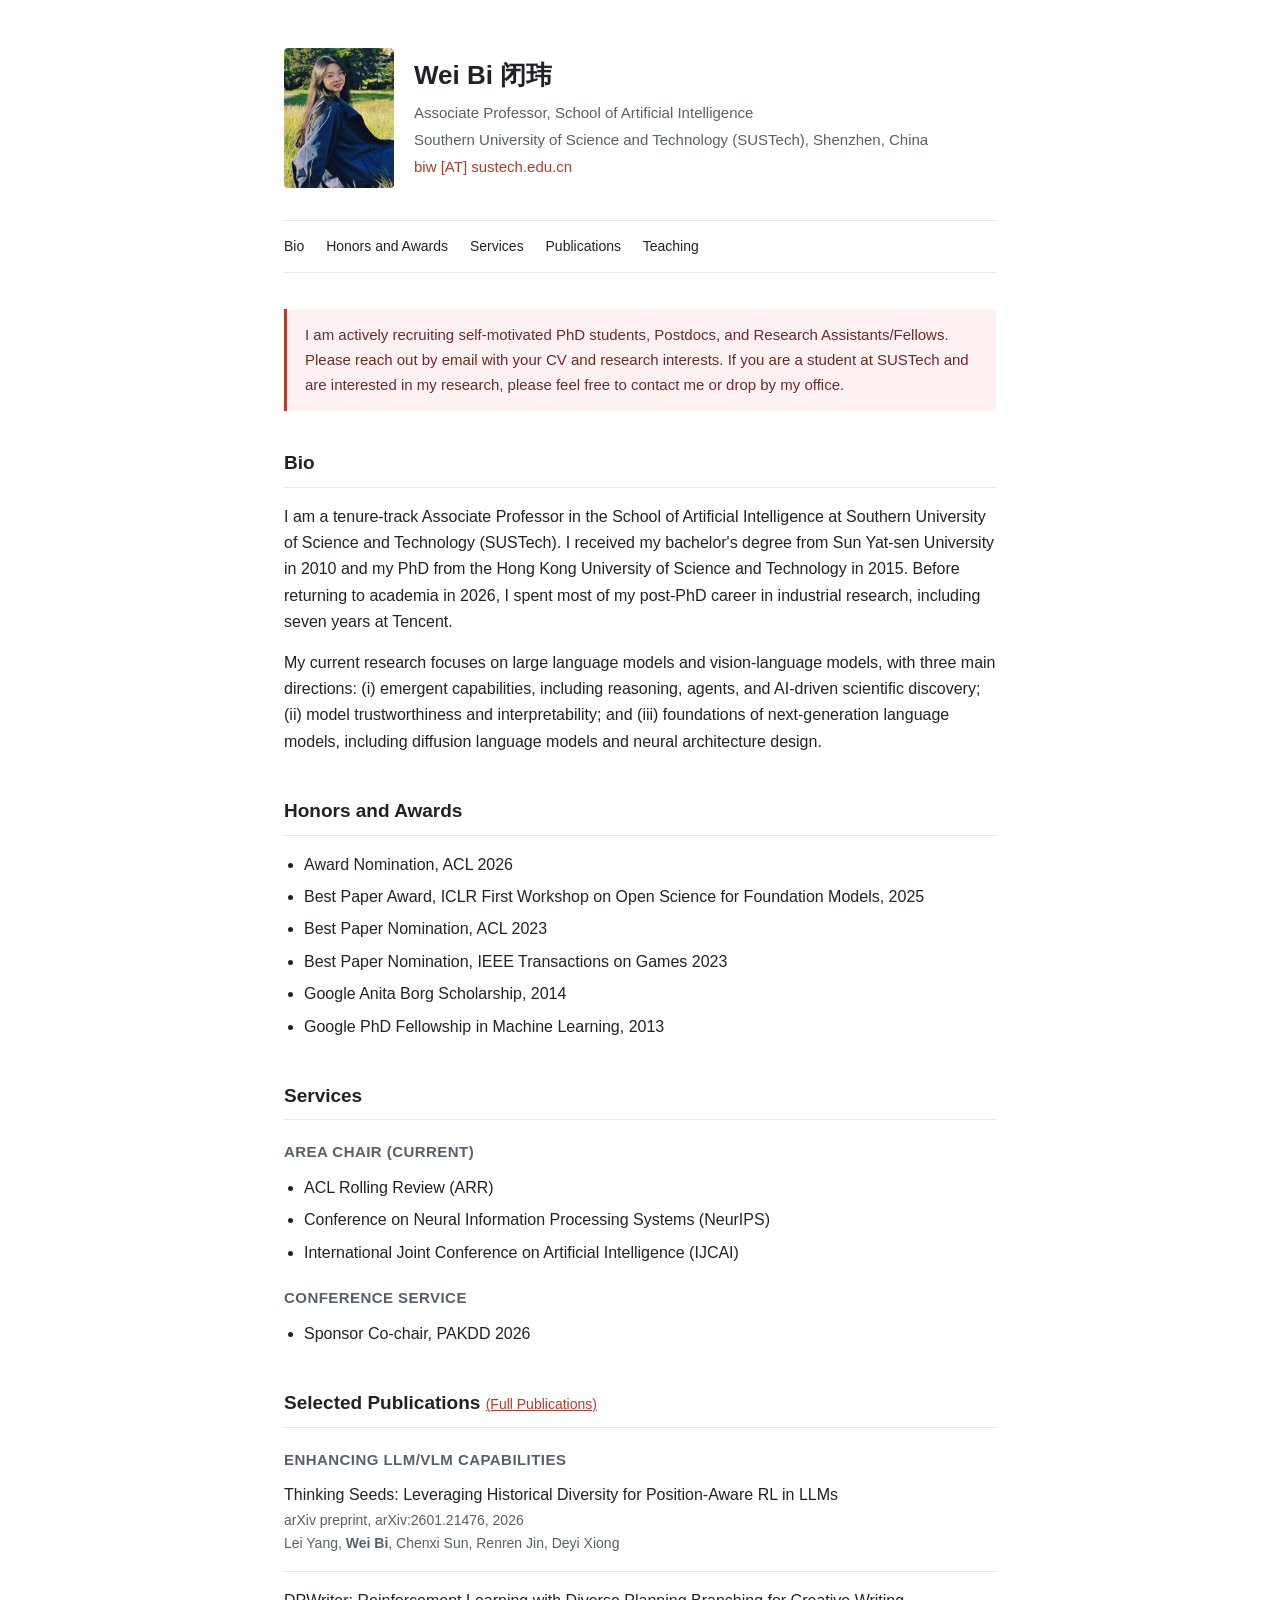
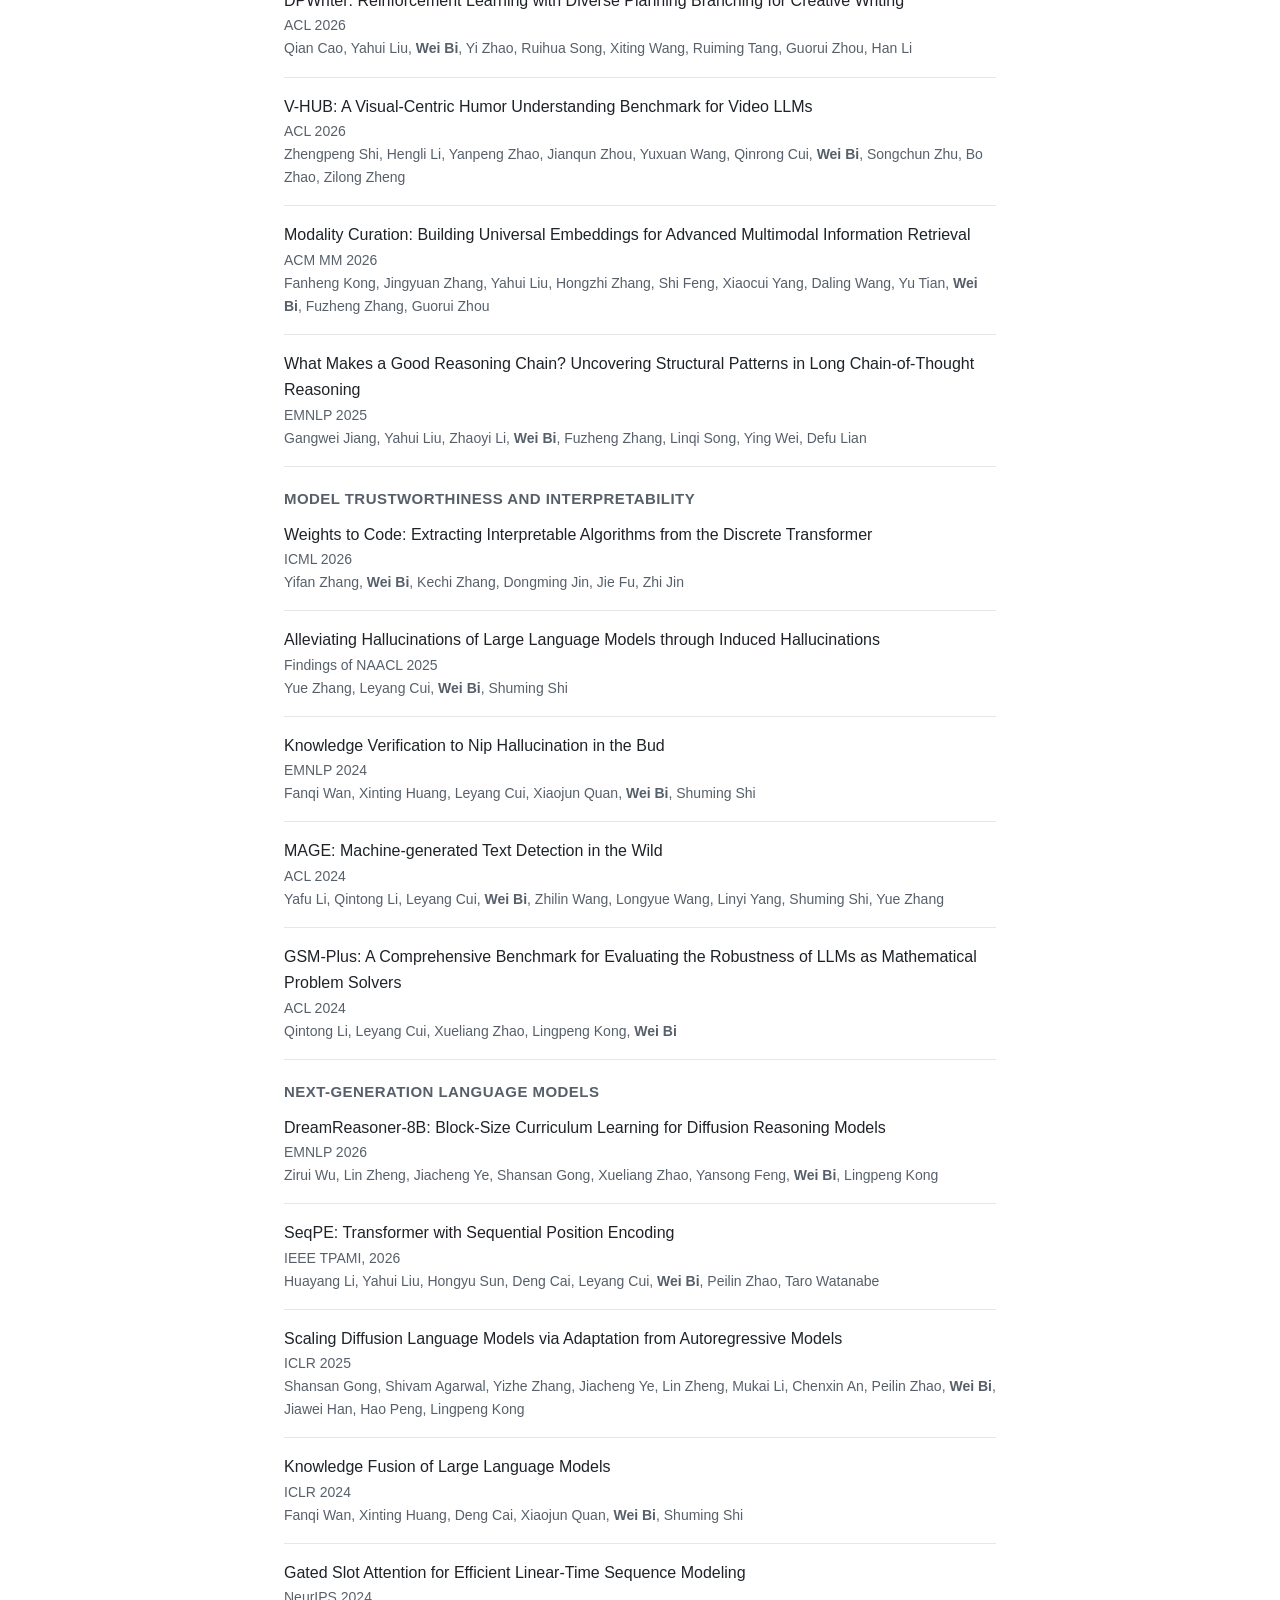
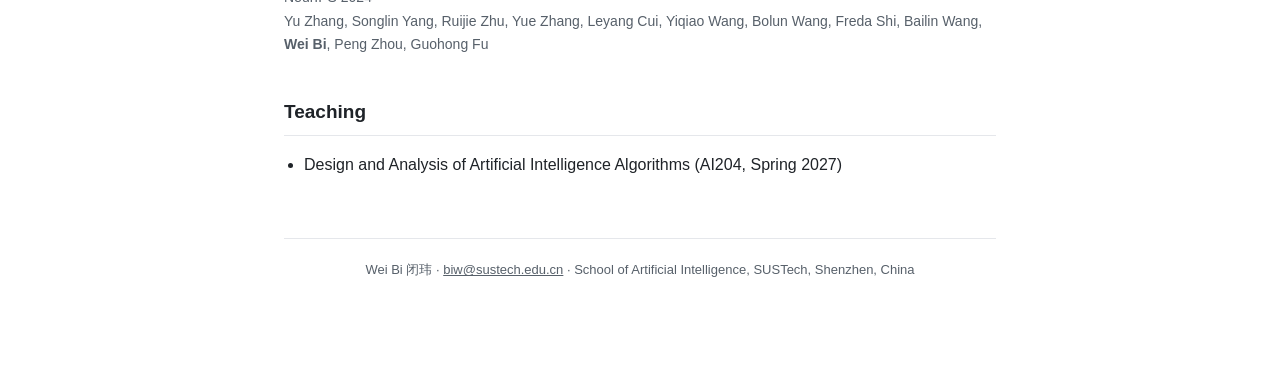
<file: index.html>
<!DOCTYPE html>
<html data-page-node-id="2IdxQmGd1HxSDLR89vs0qC" lang="en"><head data-page-node-id="hu6vQ7P2CpnnWGj8ZxZGJn">
<meta data-page-node-id="XuHfVr4jpnYTC7cgFvADOl" charset="utf-8">
<meta data-page-node-id="dXJXSrUHeQMgAk6LvOHjPr" name="viewport" content="width=device-width, initial-scale=1">
<title data-page-node-id="rMbb9QimFHcCwvyHELL6D3" data-pnid-children="w5KczXS1ZwfQCtd3tTjVaP">Wei Bi 闭玮</title>
<meta data-page-node-id="AZI18KZ4WwIYZLnL5yovx3" name="description" content="Wei Bi (闭玮), Associate Professor, School of Artificial Intelligence, Southern University of Science and Technology (SUSTech).">
<link data-page-node-id="vp3sLzXC0tgf20T3j37jrB" rel="stylesheet" href="assets/style.css">
</head>
<body data-page-node-id="cdUzR1gq87uAnT8OwQXURz">
<div data-page-node-id="05h1dCcDjjOoGMjxf6Qu4H" class="container">

  <header data-page-node-id="QrNHTKnCApLIyfcWDpz5i7" class="site-header">
    <img data-page-node-id="SEgAeiNrR04vvA1BCZqhm7" class="avatar" src="assets/photo.jpg" alt="Wei Bi" onerror="this.style.display='none'">
    <div data-page-node-id="kr1AU5Gy749CrV72AYn17X" class="identity">
      <h1 data-page-node-id="c0iLJJR4WOi9AKyotUbs3R">Wei Bi 闭玮</h1>
      <p data-page-node-id="zzHoESWddZBd3O9FJ4r5z6">Associate Professor, School of Artificial Intelligence</p>
      <p data-page-node-id="jSzrFcIYJXCfmYsvnRiQRl">Southern University of Science and Technology (SUSTech), Shenzhen, China</p>
      <p data-page-node-id="vEB8F7Mf0uXt6R4ZfPN3Gz" style="white-space:pre-wrap"><a data-page-node-id="CWNhZ783GkxfQFlV4ruL9v" href="mailto:biw@sustech.edu.cn">biw [AT] sustech.edu.cn</a></p>
    </div>
  </header>

  <nav data-page-node-id="19eiqMfJ6PumRjHPsGc2Z9" class="toc">
    <a data-page-node-id="tF5CRJX4cWcOK6mgtB2tgO" href="#bio">Bio</a>
    <a data-page-node-id="4gLCwkQvWDYTQ8GVw2QNXQ" href="#honors">Honors and Awards</a>
    <a data-page-node-id="gyu27JKtgvJIcHaLt7NDgq" href="#services">Services</a>
    <a data-page-node-id="F4EbEArHafEgXUdNisH91E" href="#publications">Publications</a>
    <a data-page-node-id="5ZxifYTAdjQkUAGMXyqAHN" href="#teaching">Teaching</a>
  </nav>

  <div data-page-node-id="61ewkOqYzgICGB1dDdN3aW" class="notice">
    I am actively recruiting self-motivated PhD students, Postdocs, and Research Assistants/Fellows. Please reach
    out by email with your CV and research interests. If you are a student at SUSTech and are interested in my
    research, please feel free to contact me or drop by my office.
  </div>

  <section data-page-node-id="lQ83lriN9ysn8HiRR81wfh" id="bio">
    <h2 data-page-node-id="eWqbtm2rt1GnflSVjRCdFQ">Bio</h2>
    <p data-page-node-id="uS5wcz5tNVHZLXjXAUT8Tw">I am a tenure-track Associate Professor in the School of Artificial Intelligence at Southern University of
    Science and Technology (SUSTech). I received my bachelor's degree from Sun Yat-sen University in 2010 and my PhD
    from the Hong Kong University of Science and Technology in 2015. Before returning to academia in 2026, I spent
    most of my post-PhD career in industrial research, including seven years at Tencent.</p>
    <p data-page-node-id="DAqaD4CdRklQQOAJamS6sw">My current research focuses on large language models and vision-language models, with three main directions:
    (i) emergent capabilities, including reasoning, agents, and AI-driven scientific discovery;
    (ii) model trustworthiness and interpretability; and
    (iii) foundations of next-generation language models, including diffusion language models and neural architecture design.</p>
  </section>

  <section data-page-node-id="7ZEfNY90424pI2FvHqX0tm" id="honors">
    <h2 data-page-node-id="lZqZ0IRlIaSFFqkvvCQc3o">Honors and Awards</h2>
    <ul data-page-node-id="4kYrQWOZO4EMUwPytvsSbX">
      <li data-page-node-id="gY7EGvsIRgnPUB3jkW0SUL">Award Nomination, ACL 2026</li>
      <li data-page-node-id="n4wE4tQDq9OPoiEs1K7dF2">Best Paper Award, ICLR First Workshop on Open Science for Foundation Models, 2025</li>
      <li data-page-node-id="sdkLEGO0Ev6QjrJCH1eJXK">Best Paper Nomination, ACL 2023</li>
      <li data-page-node-id="6hEaHp4Al7V41XGcPmjd4R">Best Paper Nomination, IEEE Transactions on Games 2023</li>
      <li data-page-node-id="Sg3fwKRbCKeoLSd6utyuNV">Google Anita Borg Scholarship, 2014</li>
      <li data-page-node-id="ZaCXKAgZNUY3FiFW1r2iA2">Google PhD Fellowship in Machine Learning, 2013</li>
    </ul>
  </section>

  <section data-page-node-id="hA8JPk4VoLABTkwgZ3p41g" id="services">
    <h2 data-page-node-id="DH5Ai8K6xAzfkidjHsoDV6">Services</h2>
    <h3 data-page-node-id="6aQoxthz7lVPDfE23f7sAQ">Area Chair (Current)</h3>
    <ul data-page-node-id="hmfjhXk7Iq3ez1CLBMbFJp">
      <li data-page-node-id="Qu2CJxFT3riSXDtXkls1o3">ACL Rolling Review (ARR)</li>
      <li data-page-node-id="QclPw78TCBr8G7IMIuRgMJ">Conference on Neural Information Processing Systems (NeurIPS)</li>
      <li data-page-node-id="AUzuTtGlEwequVdv1IjBxx">International Joint Conference on Artificial Intelligence (IJCAI)</li>
    </ul>
    <h3 data-page-node-id="AEz5WI7X9pJr8ePGIiUBY7">Conference Service</h3>
    <ul data-page-node-id="lHHcK3lIIFDUmbzvxB2zDk">
      <li data-page-node-id="OqTbh3RQKUjVhxFOrcB3Hn">Sponsor Co-chair, PAKDD 2026</li>
    </ul>
  </section>

  <section data-page-node-id="NKwSJCI7cyxydvIpnm00bb" id="publications">
    <h2 data-page-node-id="SKxLgz2Em0J94LF9H4S44c">Selected Publications <a data-page-node-id="MTGMfHCRkwsjTl5qR56fAz" href="https://scholar.google.com/citations?view_op=list_works&amp;hl=zh-CN&amp;user=aSJcgQMAAAAJ&amp;sortby=pubdate" target="_blank" rel="noopener">(Full Publications)</a></h2>

    <h3 data-page-node-id="hExxPHGtZlED08DIPqfoZw">Enhancing LLM/VLM Capabilities</h3>
    <div data-page-node-id="YTwi2MsSgAPaaqS0txFKcf" class="pub-entry">
      <p data-page-node-id="ffCZAps78iZl6Lj8tJdkPP">Thinking Seeds: Leveraging Historical Diversity for Position-Aware RL in LLMs</p>
      <p data-page-node-id="NKRXr0FTCHsYzzfADz9Otq" class="pub-venue">arXiv preprint, arXiv:2601.21476, 2026</p>
      <p data-page-node-id="aDSNOmichViNm7u3gLCTsH" class="pub-authors">Lei Yang, <strong data-page-node-id="3Ltsbx7bd28emUHXq4Xjza">Wei Bi</strong>, Chenxi Sun, Renren Jin, Deyi Xiong</p>
    </div>
    <div data-page-node-id="Vbh7Yzhr202PAPQwh3NkKy" class="pub-entry">
      <p data-page-node-id="PqfbxJF7GOK4dwZWaa6vDp">DPWriter: Reinforcement Learning with Diverse Planning Branching for Creative Writing</p>
      <p data-page-node-id="gJBMzz0gWNHtey1Ql37Efh" class="pub-venue">ACL 2026</p>
      <p data-page-node-id="qWBWaO77ze3NCrNrgajzPL" class="pub-authors">Qian Cao, Yahui Liu, <strong data-page-node-id="UkV6YBL65F3VwahpyJaPH2">Wei Bi</strong>, Yi Zhao, Ruihua Song, Xiting Wang, Ruiming Tang, Guorui Zhou, Han Li</p>
    </div>
    <div data-page-node-id="KaXKMtdbPm2tQLI4S2odET" class="pub-entry">
      <p data-page-node-id="Qc1HMAEmzYXxELkLeeFB7l">V-HUB: A Visual-Centric Humor Understanding Benchmark for Video LLMs</p>
      <p data-page-node-id="Fy8Ft3ZZAIzOJMjWAkYVy3" class="pub-venue">ACL 2026</p>
      <p data-page-node-id="0ueR2CyGBRs4B26XwCcXJh" class="pub-authors">Zhengpeng Shi, Hengli Li, Yanpeng Zhao, Jianqun Zhou, Yuxuan Wang, Qinrong Cui, <strong data-page-node-id="wM1nGfhJVoDZBnyvLXgCEY">Wei Bi</strong>, Songchun Zhu, Bo Zhao, Zilong Zheng</p>
    </div>
    <div data-page-node-id="uxETcctsA0Rj5X3bP9HPCQ" class="pub-entry">
      <p data-page-node-id="CFjrPZ93hDyJQCFvjGmpRr">Modality Curation: Building Universal Embeddings for Advanced Multimodal Information Retrieval</p>
      <p data-page-node-id="kLYvEBYXDkzwr3WBPIgfMY" class="pub-venue">ACM MM 2026</p>
      <p data-page-node-id="mW8RphF1PaGVx86jjcqmtD" class="pub-authors">Fanheng Kong, Jingyuan Zhang, Yahui Liu, Hongzhi Zhang, Shi Feng, Xiaocui Yang, Daling Wang, Yu Tian, <strong data-page-node-id="P8z71XAOdxowQivhizS1JG">Wei Bi</strong>, Fuzheng Zhang, Guorui Zhou</p>
    </div>
    <div data-page-node-id="QsbsHpn4q7IvTi9UY5bsG0" class="pub-entry">
      <p data-page-node-id="caGSsvt90CCiC9B1RgIz1t">What Makes a Good Reasoning Chain? Uncovering Structural Patterns in Long Chain-of-Thought Reasoning</p>
      <p data-page-node-id="kbYTLDjr2q4UElWL3m3Uct" class="pub-venue">EMNLP 2025</p>
      <p data-page-node-id="RZPtvoIHORnJbX1UEuXuM1" class="pub-authors">Gangwei Jiang, Yahui Liu, Zhaoyi Li, <strong data-page-node-id="KbCEaJ7gZwjeSRSV6lUgKv">Wei Bi</strong>, Fuzheng Zhang, Linqi Song, Ying Wei, Defu Lian</p>
    </div>

    <h3 data-page-node-id="1HeggTKL6BbJjMWRrzLGoB">Model Trustworthiness and Interpretability</h3>
    <div data-page-node-id="QBA3oJblWjvsG9H1gYOpcu" class="pub-entry">
      <p data-page-node-id="zB8AOBd2M87YMyEOkOXs5T">Weights to Code: Extracting Interpretable Algorithms from the Discrete Transformer</p>
      <p data-page-node-id="Df9IM7j5Up5yj6voDouDRe" class="pub-venue">ICML 2026</p>
      <p data-page-node-id="BucO2YjITUuK7hfYBmHuff" class="pub-authors">Yifan Zhang, <strong data-page-node-id="XJ19Ej2Q9PoUAzm7XYJo0F">Wei Bi</strong>, Kechi Zhang, Dongming Jin, Jie Fu, Zhi Jin</p>
    </div>
    <div data-page-node-id="8v70EfInmhXVfznzaGo2XC" class="pub-entry">
      <p data-page-node-id="zN3XdLV9Bd49OXRNP2YzPt">Alleviating Hallucinations of Large Language Models through Induced Hallucinations</p>
      <p data-page-node-id="R1Ztt2HTKI08FwZe0a4FrK" class="pub-venue">Findings of NAACL 2025</p>
      <p data-page-node-id="MBULgdyfJSKhoRyWwF6ocJ" class="pub-authors">Yue Zhang, Leyang Cui, <strong data-page-node-id="bi1gamEiAfCa60DCWuwa6Z">Wei Bi</strong>, Shuming Shi</p>
    </div>
    <div data-page-node-id="saKMlCc6FNYEUpdTtQ8e4i" class="pub-entry">
      <p data-page-node-id="z40SYE0h8rNjVlrAiC5FGm">Knowledge Verification to Nip Hallucination in the Bud</p>
      <p data-page-node-id="CZvFbOr8yOinCqwiFGUGPp" class="pub-venue">EMNLP 2024</p>
      <p data-page-node-id="P5PfVBssVURublsP8e4BJt" class="pub-authors">Fanqi Wan, Xinting Huang, Leyang Cui, Xiaojun Quan, <strong data-page-node-id="ouz9uc9WeC8KTRAye96eqR">Wei Bi</strong>, Shuming Shi</p>
    </div>
    <div data-page-node-id="kpvh2zCTy3VhFZTURAfo8l" class="pub-entry">
      <p data-page-node-id="vfg5uGvVC8qr20ewCual1O">MAGE: Machine-generated Text Detection in the Wild</p>
      <p data-page-node-id="RqD9KnrgVgzWAI2n2hpzSZ" class="pub-venue">ACL 2024</p>
      <p data-page-node-id="xlsy7twjBAao7F9keyZCYN" class="pub-authors">Yafu Li, Qintong Li, Leyang Cui, <strong data-page-node-id="qvxwNpfQRUE6Dyw6qK6iFB">Wei Bi</strong>, Zhilin Wang, Longyue Wang, Linyi Yang, Shuming Shi, Yue Zhang</p>
    </div>
    <div data-page-node-id="Z0hbEVV5QQ2dNRhQ8W0j0b" class="pub-entry">
      <p data-page-node-id="lUL7kqJsMlwHLUK5PSS4Ez">GSM-Plus: A Comprehensive Benchmark for Evaluating the Robustness of LLMs as Mathematical Problem Solvers</p>
      <p data-page-node-id="oZgAZoIDwBiccjmzuac9Zb" class="pub-venue">ACL 2024</p>
      <p data-page-node-id="U7DCawscSY270FuX92El8s" class="pub-authors">Qintong Li, Leyang Cui, Xueliang Zhao, Lingpeng Kong, <strong data-page-node-id="5kyeL9NYyz02PW64Umtz9X">Wei Bi</strong></p>
    </div>

    <h3 data-page-node-id="ZM43lB9K9MAXLr6aPzj4Tr">Next-Generation Language Models</h3>
    <div data-page-node-id="VjF1Cl3MYmDGbb5aJD8Ll5" class="pub-entry">
      <p data-page-node-id="lBHu4KGbkXQBSyEqnoX6NP">DreamReasoner-8B: Block-Size Curriculum Learning for Diffusion Reasoning Models</p>
      <p data-page-node-id="GgxZySXzfNUnRQcDljZeTk" class="pub-venue">EMNLP 2026</p>
      <p data-page-node-id="Ll985rZRhwRE1Dwryg25zB" class="pub-authors">Zirui Wu, Lin Zheng, Jiacheng Ye, Shansan Gong, Xueliang Zhao, Yansong Feng, <strong data-page-node-id="MEK5cYoylpPMRUB0veNKHN">Wei Bi</strong>, Lingpeng Kong</p>
    </div>
    <div data-page-node-id="p3TwjTEDNbUYbNTLok6TLs" class="pub-entry">
      <p data-page-node-id="3pKqjUulcixctwr0wPykK5">SeqPE: Transformer with Sequential Position Encoding</p>
      <p data-page-node-id="hHO0XV95srvZJHxZeOtEgk" class="pub-venue">IEEE TPAMI, 2026</p>
      <p data-page-node-id="EDc5dMQGDmdHJ2N8ZjCxLC" class="pub-authors">Huayang Li, Yahui Liu, Hongyu Sun, Deng Cai, Leyang Cui, <strong data-page-node-id="DOCteVzAKUNU2PmLZzidy9">Wei Bi</strong>, Peilin Zhao, Taro Watanabe</p>
    </div>
    <div data-page-node-id="mmeRB5fMD8XysWBw3yfZMz" class="pub-entry">
      <p data-page-node-id="uz4XZxCTkHreGGdAVfywtR">Scaling Diffusion Language Models via Adaptation from Autoregressive Models</p>
      <p data-page-node-id="IdKNIyLtfprmA1UsCkUc6u" class="pub-venue">ICLR 2025</p>
      <p data-page-node-id="cDuaCJ66EEOY3nxwGGDvQz" class="pub-authors">Shansan Gong, Shivam Agarwal, Yizhe Zhang, Jiacheng Ye, Lin Zheng, Mukai Li, Chenxin An, Peilin Zhao, <strong data-page-node-id="V7oS1JB4rRpWHO4tIsOPCK">Wei Bi</strong>, Jiawei Han, Hao Peng, Lingpeng Kong</p>
    </div>
    <div data-page-node-id="asvK2jZWBkyyj4gJbJeDsE" class="pub-entry">
      <p data-page-node-id="3OvjLnvRxUDuqRK0aVyw0k">Knowledge Fusion of Large Language Models</p>
      <p data-page-node-id="6yFOSQDAwybNPaa9kWLWRv" class="pub-venue">ICLR 2024</p>
      <p data-page-node-id="feGGfauwYhcQwIG4AFjlCv" class="pub-authors">Fanqi Wan, Xinting Huang, Deng Cai, Xiaojun Quan, <strong data-page-node-id="ntStLXPwRpdVbLot0pKYvI">Wei Bi</strong>, Shuming Shi</p>
    </div>
    <div data-page-node-id="vylIAPreDxfu8xGkP5HMHc" class="pub-entry">
      <p data-page-node-id="lgdJOt54vMRVEtXTl68YHe">Gated Slot Attention for Efficient Linear-Time Sequence Modeling</p>
      <p data-page-node-id="Ya9doVGiXAtEXr8v0QbQqP" class="pub-venue">NeurIPS 2024</p>
      <p data-page-node-id="qYLdLjFHDvR54drGH4PF8z" class="pub-authors">Yu Zhang, Songlin Yang, Ruijie Zhu, Yue Zhang, Leyang Cui, Yiqiao Wang, Bolun Wang, Freda Shi, Bailin Wang, <strong data-page-node-id="R3AGlfJ6oEf8rBzZZcr7Zy">Wei Bi</strong>, Peng Zhou, Guohong Fu</p>
    </div>
  </section>

  <section data-page-node-id="dUKJnOGIcR9TRBIZl07Jgw" id="teaching">
    <h2 data-page-node-id="3AuAKpXZzheEnzJUYqkyFN">Teaching</h2>
    <ul data-page-node-id="OfcRrcqc7e22JApVF3uj6l">
      <li data-page-node-id="E6g9oCAkkzr2e2PRaxBjKI">Design and Analysis of Artificial Intelligence Algorithms (AI204, Spring 2027)</li>
    </ul>
  </section>

  <footer data-page-node-id="ZEhMwUH7DvRBQHFcI64H1y" class="site-footer">
    <p data-page-node-id="JOdo61k4MpqFtCiOvzjVN7">Wei Bi 闭玮 · <a data-page-node-id="OLFriK8ABbWAdm7W6B9n1p" href="mailto:biw@sustech.edu.cn">biw@sustech.edu.cn</a> · School of Artificial Intelligence, SUSTech, Shenzhen, China</p>
  </footer>

</div>


</body></html>
</file>
<file: assets/style.css>
/* Clean, simple academic homepage stylesheet */

:root {
  --text: #1f2328;
  --muted: #57606a;
  --accent: #b23b2e;
  --border: #e5e7eb;
  --bg: #ffffff;
  --max-width: 760px;
}

* { box-sizing: border-box; }

body {
  margin: 0;
  background: var(--bg);
  color: var(--text);
  font-family: -apple-system, BlinkMacSystemFont, "Segoe UI", Roboto, Helvetica, Arial, sans-serif;
  line-height: 1.65;
  font-size: 16px;
}

.container {
  max-width: var(--max-width);
  margin: 0 auto;
  padding: 48px 24px 80px;
}

header.site-header {
  display: flex;
  align-items: center;
  gap: 20px;
  margin-bottom: 32px;
}

.site-header img.avatar {
  width: 110px;
  height: 140px;
  border-radius: 4px;
  object-fit: cover;
  flex-shrink: 0;
}

.site-header .identity h1 {
  margin: 0 0 4px;
  font-size: 26px;
  font-weight: 600;
}

.site-header .identity p {
  margin: 2px 0;
  color: var(--muted);
  font-size: 15px;
}

.site-header .identity a {
  color: var(--accent);
  text-decoration: none;
}

.site-header .identity a:hover {
  text-decoration: underline;
}

nav.toc {
  margin: 0 0 36px;
  padding: 14px 0;
  border-top: 1px solid var(--border);
  border-bottom: 1px solid var(--border);
  font-size: 14px;
}

nav.toc a {
  color: var(--text);
  text-decoration: none;
  margin-right: 18px;
}

nav.toc a:hover {
  color: var(--accent);
}

.notice {
  background: #fdf2f1;
  border-left: 3px solid var(--accent);
  padding: 14px 18px;
  margin-bottom: 36px;
  font-size: 15px;
  color: #6b2b24;
}

section {
  margin-bottom: 40px;
  scroll-margin-top: 20px;
}

section h2 {
  font-size: 19px;
  font-weight: 600;
  margin: 0 0 16px;
  padding-bottom: 8px;
  border-bottom: 1px solid var(--border);
}

section h2 a {
  font-size: 14px;
  font-weight: 500;
  color: var(--accent);
  text-decoration: underline;
}

section h3 {
  font-size: 15px;
  font-weight: 600;
  margin: 20px 0 10px;
  color: var(--muted);
  text-transform: uppercase;
  letter-spacing: 0.03em;
}

p { margin: 0 0 14px; }

ul { margin: 0; padding-left: 20px; }
ul li { margin-bottom: 6px; }

.pub-entry {
  margin-bottom: 16px;
  padding-bottom: 16px;
  border-bottom: 1px solid var(--border);
}

.pub-entry:last-child {
  border-bottom: none;
  margin-bottom: 0;
  padding-bottom: 0;
}

.pub-entry p { margin: 0; }

.pub-venue {
  color: var(--muted);
  font-size: 14px;
}

.pub-authors {
  color: var(--muted);
  font-size: 14px;
}

footer.site-footer {
  margin-top: 60px;
  padding-top: 20px;
  border-top: 1px solid var(--border);
  color: var(--muted);
  font-size: 13px;
  text-align: center;
}

footer.site-footer a {
  color: var(--muted);
}

@media screen and (max-width: 560px) {
  header.site-header { flex-direction: column; align-items: flex-start; }
  .site-header img.avatar { width: 90px; height: 115px; }
}
</file>
